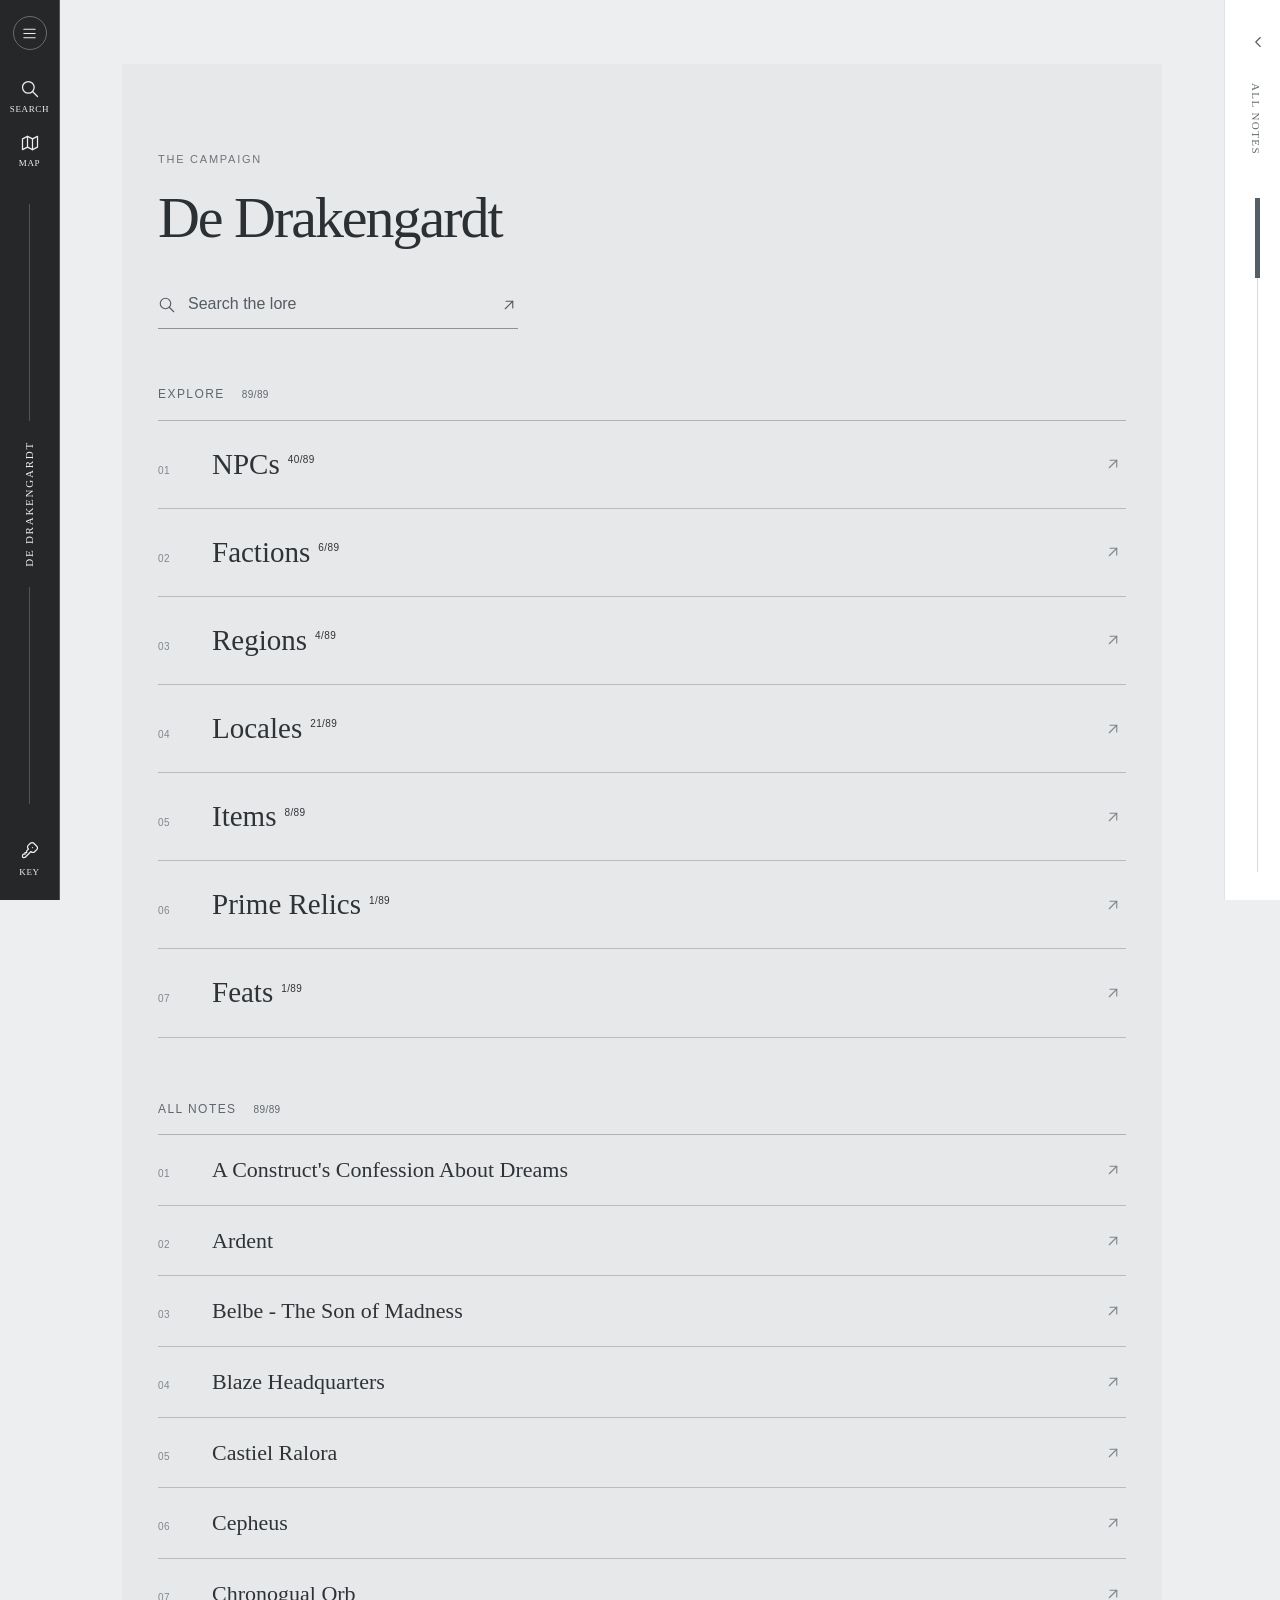
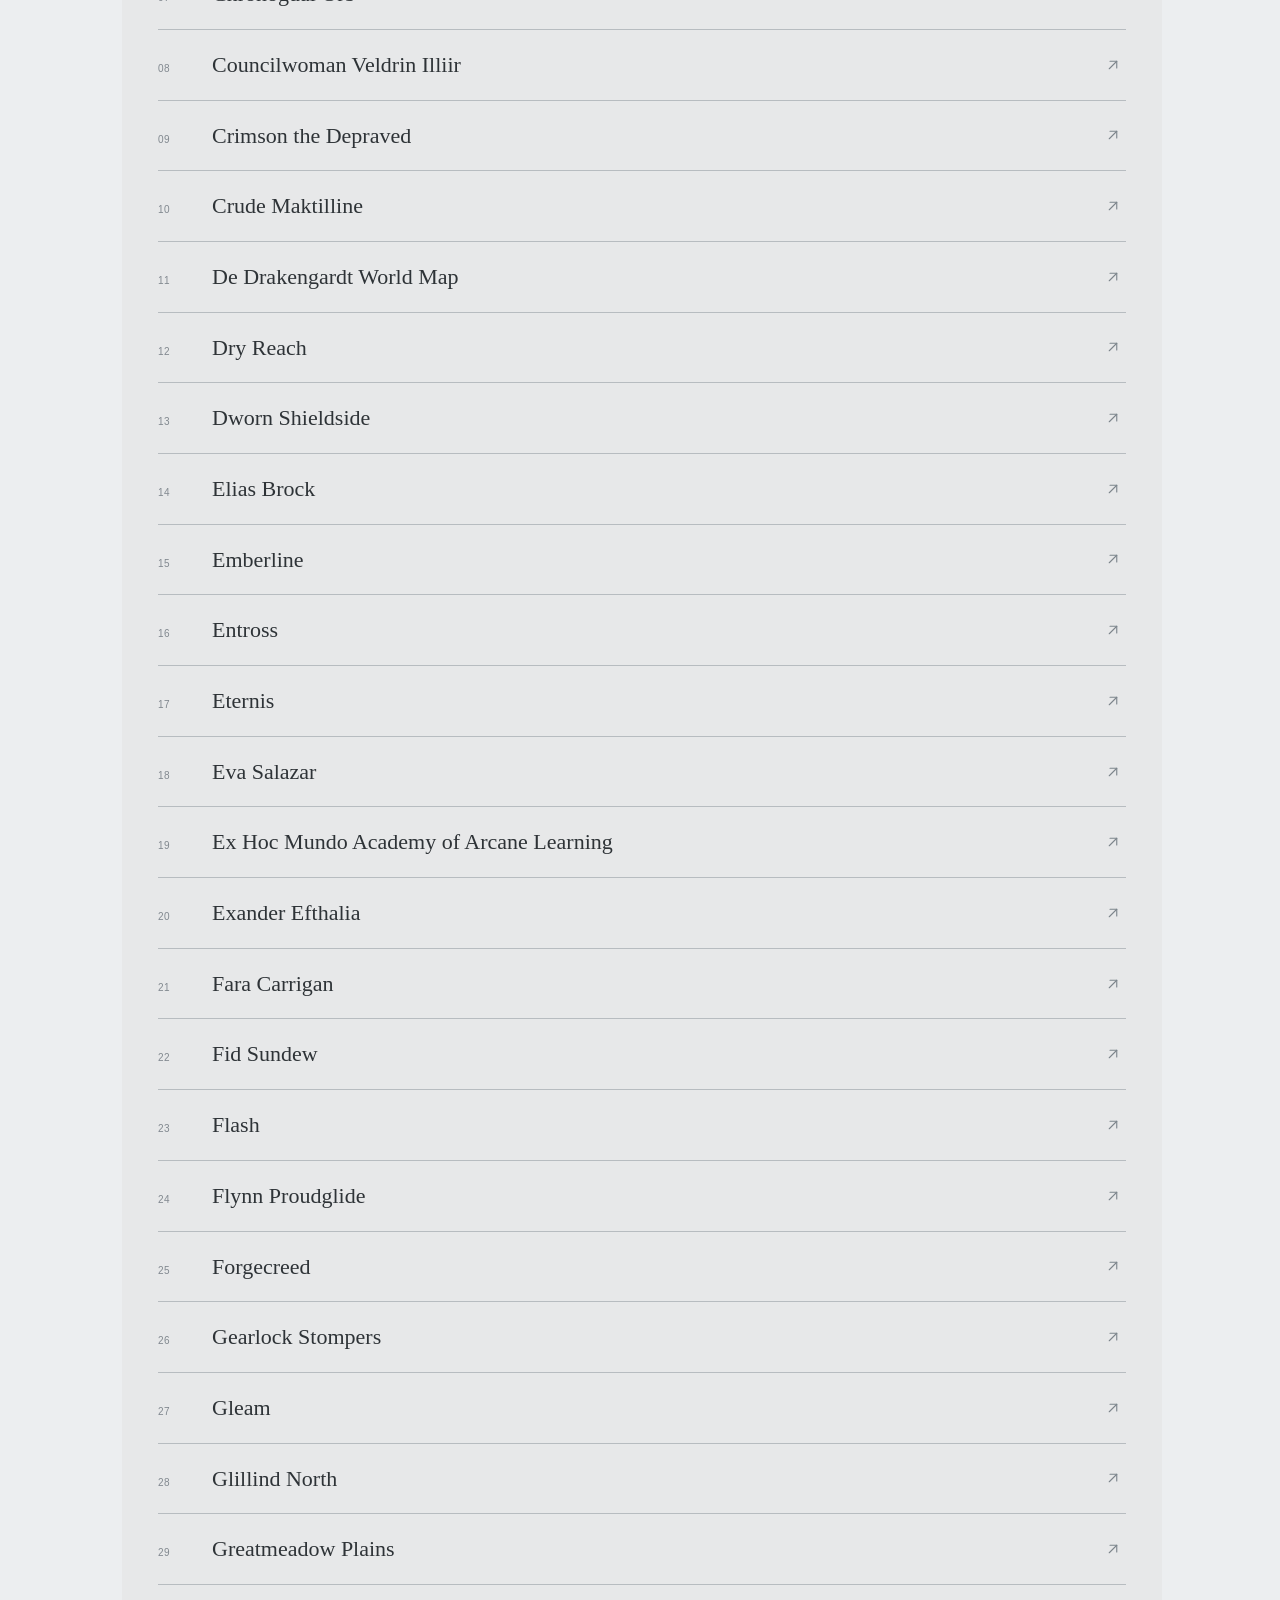
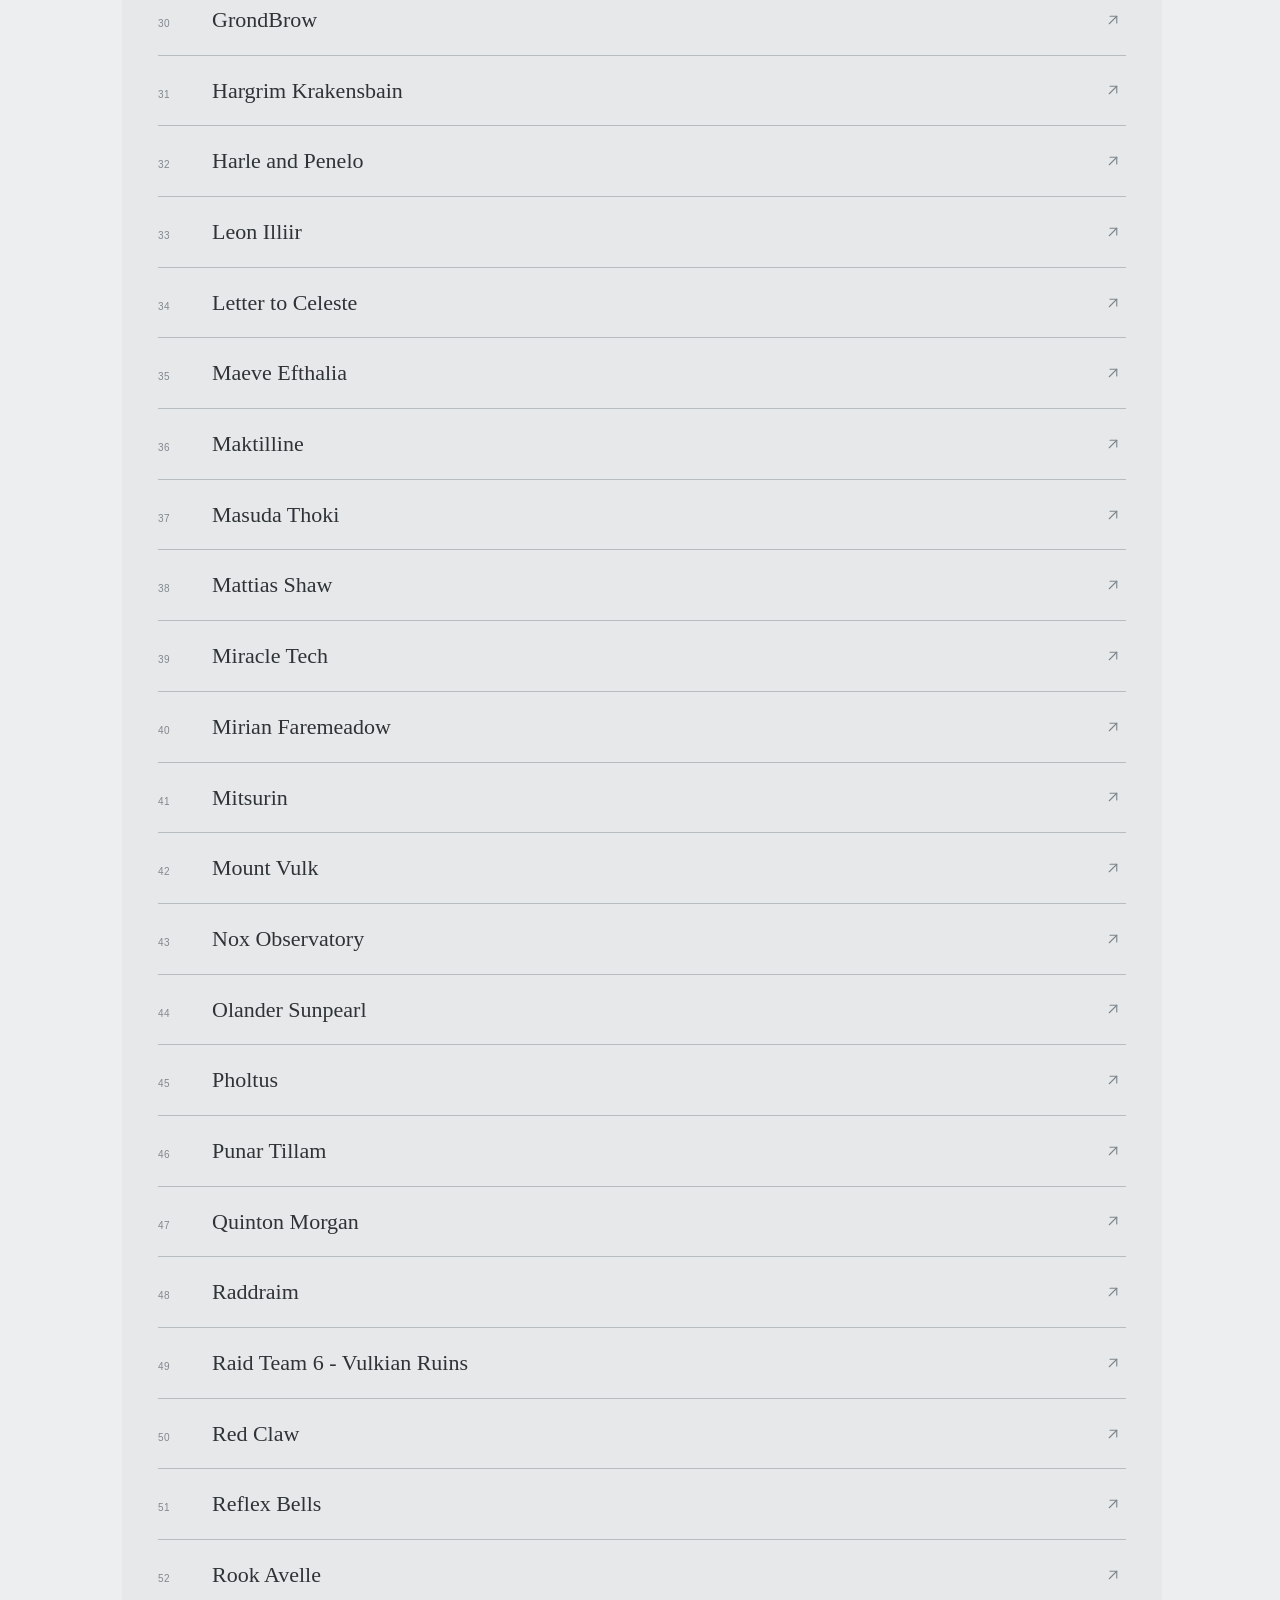
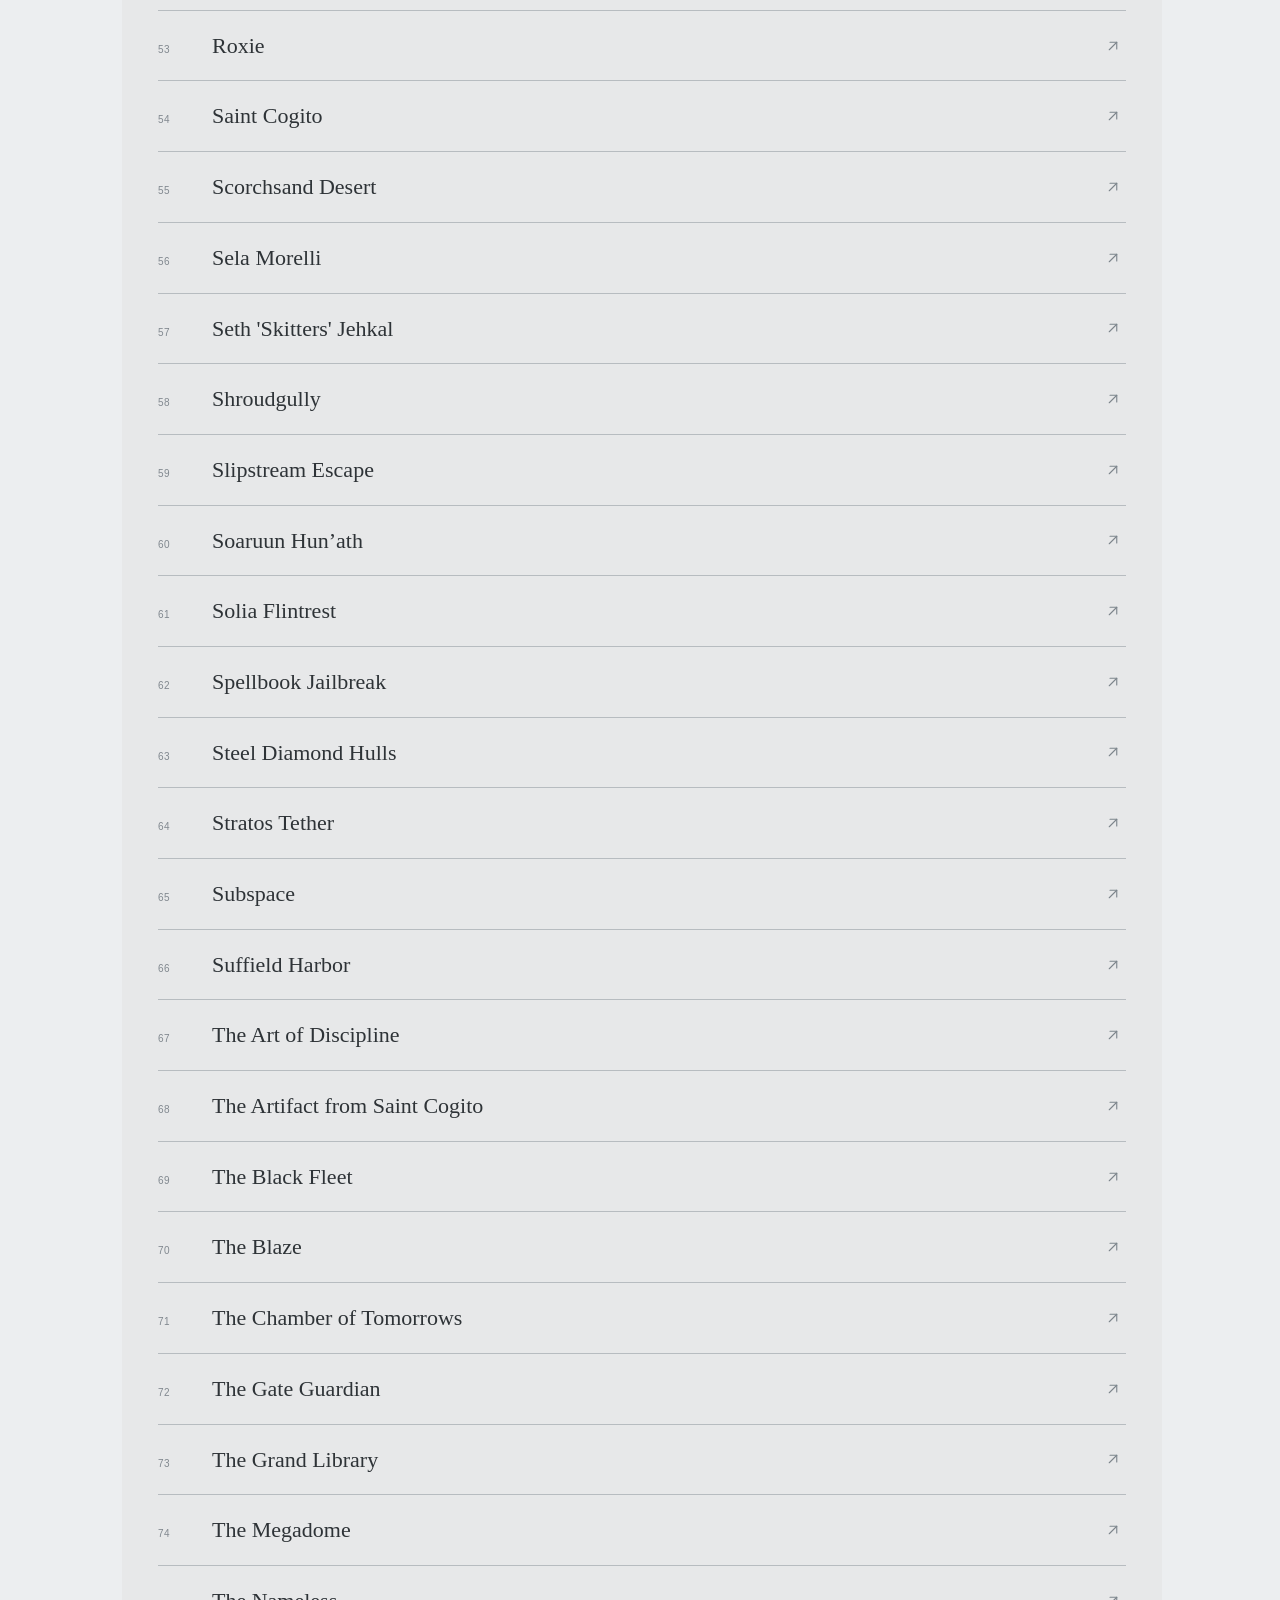
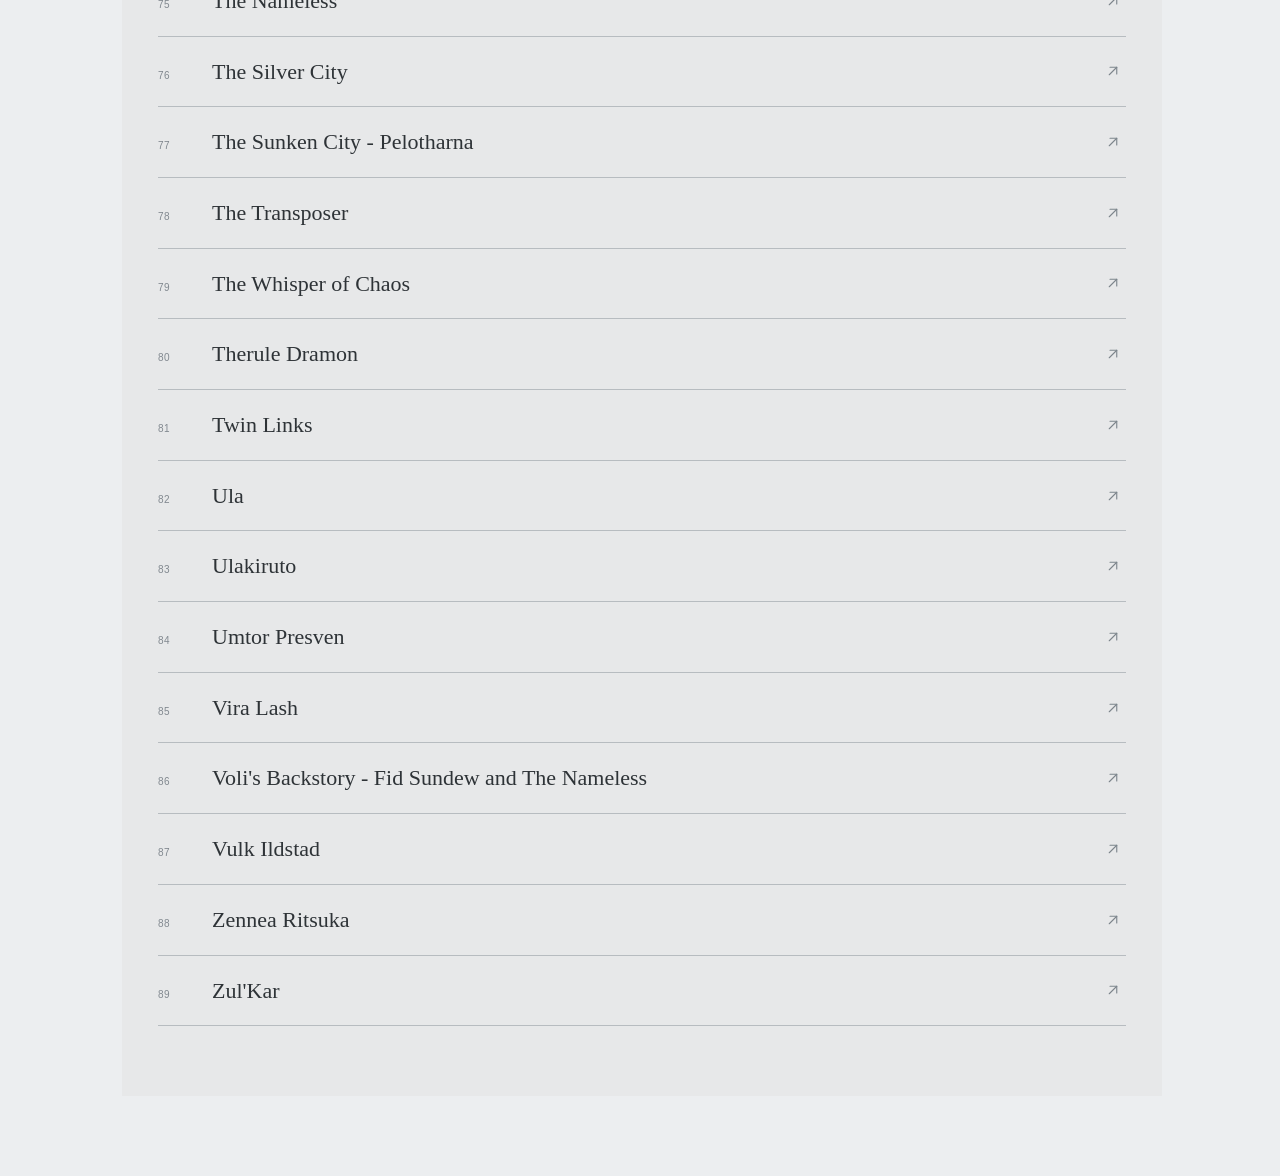
<file: site/index.html>
<!doctype html>
<html lang="en" style="color-scheme:light">
<head>
  <meta charset="utf-8">
  <meta name="viewport" content="width=device-width, initial-scale=1">
  <meta name="color-scheme" content="light">
  <meta name="description" content="De Drakengardt campaign wiki">
  <title>dndwiki</title>
  <link rel="stylesheet" href="./styles.css">
  <link rel="stylesheet" href="./runtime/reader-navigation.css">
  <link rel="stylesheet" href="./runtime/reader-timeline.css">
  <link rel="stylesheet" href="./runtime/reader-access.css">
  <link rel="stylesheet" href="./runtime/commissioned-reader.css">
</head>
<body>
  <a class="reader-skip-link" href="#main-content">Skip to content</a>
  <div id="dndwiki-app" class="dndwiki-loading" aria-live="polite">Loading wiki…</div>
  <script type="module" src="./runtime/wiki-shell-entry.mjs"></script>
</body>
</html>
</file>
<file: site/styles.css>
:root {
  color-scheme: light dark;
  font-family: -apple-system, BlinkMacSystemFont, "Segoe UI", Roboto, Inter, Ubuntu, sans-serif;

  /* Obsidian Minimal semantic palette. */
  --background-primary: light-dark(#fff, hsl(0 0% 15%));
  --background-primary-alt: light-dark(hsl(0 0% 96%), hsl(0 0% 13%));
  --background-secondary: light-dark(hsl(0 0% 96%), hsl(0 0% 13%));
  --background-modifier-border: light-dark(hsl(0 0% 90%), hsl(0 0% 21%));
  --background-modifier-border-hover: light-dark(hsl(0 0% 84%), hsl(0 0% 27%));
  --background-modifier-hover: light-dark(hsla(0 0% 46% / .12), hsla(0 0% 55% / .12));
  --text-normal: light-dark(hsl(0 0% 6%), hsl(0 0% 82%));
  --text-muted: light-dark(hsl(0 0% 46%), hsl(0 0% 60%));
  --text-faint: light-dark(hsl(0 0% 71%), hsl(0 0% 35%));
  --text-accent: light-dark(hsl(201 17% 50%), hsl(201 17% 60%));
  --text-accent-hover: light-dark(hsl(201 17% 42%), hsl(201 17% 68%));
  --interactive-accent: light-dark(hsl(201 17% 56%), hsl(201 17% 55%));
  --text-highlight-bg: light-dark(rgba(255,225,0,.5), rgba(255,177,80,.3));
  --text-selection: light-dark(hsla(201 50% 76% / .3), hsla(201 50% 40% / .3));
  --divider-color: var(--background-modifier-border);
  --danger: light-dark(#b3261e, #ff8a80);

  /* Minimal reading defaults plus the user's reading-view snippets. */
  --font-text-size: 16px;
  --line-width: 40rem;
  --line-height: 1.5;
  --max-width: 88%;
  --p-spacing: 1.75rem;
  --heading-spacing: 2em;
  --h1-size: 1.35em;
  --h2-size: 1.05em;
  --h3-size: 1em;
  --h4-size: .9em;
  --h5-size: .85em;
  --h6-size: .85em;
  --h1-weight: 600;
  --h2-weight: 600;
  --h3-weight: 500;
  --h4-weight: 500;
  --h5-weight: 500;
  --h6-weight: 400;
  --dan-h1-before: calc(var(--font-text-size) * 4);
  --dan-h1-after: var(--font-text-size);
  --blockquote-outset-small: .55rem;
  --blockquote-radius-small: 6px;
  --h1-title-outset: clamp(14px, 2vw, 28px);
  --radius-s: 4px;
  --radius-m: 6px;

  background: var(--background-primary);
  color: var(--text-normal);
}

* { box-sizing: border-box; }
html { min-width: 320px; background: var(--background-primary); }
body { margin: 0; min-height: 100vh; background: var(--background-primary); color: var(--text-normal); font-size: var(--font-text-size); }
a { color: var(--text-accent); text-underline-offset: .16em; }
a:hover { color: var(--text-accent-hover); }
button, input { font: inherit; }
button:not(.mapsmith *), input[type="submit"]:not(.mapsmith *) { min-height: 32px; }
button, .dndwiki-button {
  border: 1px solid var(--background-modifier-border);
  border-radius: var(--radius-s);
  background: var(--background-secondary);
  color: var(--text-normal);
  padding: .35rem .65rem;
  cursor: pointer;
}
button:hover, .dndwiki-button:hover { background: var(--background-modifier-hover); border-color: var(--background-modifier-border-hover); }
:focus-visible { outline: 2px solid var(--interactive-accent); outline-offset: 2px; }
::selection { background: var(--text-selection); }

.dndwiki-loading, .dndwiki-error { max-width: 48rem; margin: 4rem auto; padding: 1rem 1.25rem; }
.dndwiki-error { color: var(--danger); }
/* The loading marker remains on the mount node after boot; never let it constrain the real shell. */
.dndwiki-loading:has(.dndwiki-shell) { max-width: none; margin: 0; padding: 0; }

.dndwiki-shell { min-height: 100vh; display: grid; grid-template-rows: auto 1fr; background: var(--background-primary); }
.dndwiki-topbar {
  position: sticky; top: 0; z-index: 10;
  min-height: 48px;
  display: grid; grid-template-columns: minmax(11rem,.7fr) minmax(14rem,1.6fr) auto;
  align-items: center; gap: .75rem;
  padding: .45rem clamp(.75rem,2vw,1.5rem);
  border-bottom: 1px solid var(--divider-color);
  background: color-mix(in srgb, var(--background-primary) 96%, transparent);
  backdrop-filter: blur(12px);
}
.dndwiki-brand { min-width: 0; }
.dndwiki-brand a { color: var(--text-normal); text-decoration: none; font-weight: 600; }
.dndwiki-brand small { display: block; margin-top: .05rem; color: var(--text-muted); font-size: .72rem; white-space: nowrap; overflow: hidden; text-overflow: ellipsis; }
.dndwiki-search { position: relative; }
.dndwiki-search input {
  width: 100%; min-height: 32px;
  border: 1px solid var(--background-modifier-border); border-radius: var(--radius-m);
  background: var(--background-secondary); color: var(--text-normal); padding: .3rem .65rem;
}
.dndwiki-search input::placeholder { color: var(--text-muted); }
.dndwiki-access { display: flex; justify-content: flex-end; gap: .5rem; align-items: center; }
.dndwiki-access-status { color: var(--text-muted); font-size: .78rem; white-space: nowrap; }

.dndwiki-layout {
  width: min(100%,84rem); margin: 0 auto;
  padding: clamp(1.5rem,3vw,2.5rem) clamp(1rem,3vw,2.25rem) 4rem;
  display: grid; grid-template-columns: minmax(0,1fr) minmax(14rem,18rem);
  gap: clamp(1.5rem,4vw,3rem); align-items: start;
}
.dndwiki-layout:not(:has(#dndwiki-related-heading, #dndwiki-links-heading, #dndwiki-backlinks-heading)) { grid-template-columns: minmax(0,1fr); }
.dndwiki-layout.dndwiki-modern-layout:not(:has(#dndwiki-related-heading, #dndwiki-links-heading, #dndwiki-backlinks-heading)) { grid-template-columns: minmax(13rem,17rem) minmax(0,1fr) !important; }
.dndwiki-main { min-width: 0; }

/* Page body = Minimal reading view, not a separate site theme. */
.dndwiki-page {
  width: min(var(--line-width),var(--max-width)); max-width: 100%; margin: 0 auto;
  color: var(--text-normal); font-size: var(--font-text-size); line-height: var(--line-height);
  overflow-wrap: normal; word-break: normal; hyphens: none;
}
.dndwiki-page > :first-child { margin-top: 0 !important; }
.dndwiki-page p { margin-block: 0 var(--p-spacing); }
.dndwiki-page h1, .dndwiki-page h2, .dndwiki-page h3, .dndwiki-page h4, .dndwiki-page h5, .dndwiki-page h6 { color: var(--text-normal); line-height: 1.2; font-style: normal; }
.dndwiki-page h1 { margin-block: var(--dan-h1-before) var(--dan-h1-after); font-size: var(--h1-size); font-weight: var(--h1-weight); }
.dndwiki-page h2 { margin: var(--heading-spacing) 0 .75em; font-size: var(--h2-size); font-weight: var(--h2-weight); }
.dndwiki-page h3 { margin: var(--heading-spacing) 0 .65em; font-size: var(--h3-size); font-weight: var(--h3-weight); }
.dndwiki-page h4 { margin: var(--heading-spacing) 0 .6em; font-size: var(--h4-size); font-weight: var(--h4-weight); }
.dndwiki-page h5 { margin: var(--heading-spacing) 0 .55em; font-size: var(--h5-size); font-weight: var(--h5-weight); font-variant: small-caps; }
.dndwiki-page h6 { margin: var(--heading-spacing) 0 .5em; font-size: var(--h6-size); font-weight: var(--h6-weight); font-variant: small-caps; }
.dndwiki-page ul, .dndwiki-page ol { padding-inline-start: 2em; margin-block: .75em var(--p-spacing); }
.dndwiki-page li { margin-block: .075em; }
.dndwiki-page hr { border: 0; border-top: 1px solid var(--background-modifier-border); margin: 2rem 0; }
.dndwiki-page img { max-width: 100%; height: auto; border-radius: 4px; }
.dndwiki-page pre { max-width: 100%; overflow: auto; padding: .75rem 1rem; border: 0; border-radius: var(--radius-s); background: var(--background-secondary); }
.dndwiki-page code { font-family: "Cascadia Code","SFMono-Regular",Consolas,monospace; font-size: .9em; background: var(--background-secondary); border-radius: 3px; padding: .1em .25em; }
.dndwiki-page pre code { padding: 0; background: transparent; }
.dndwiki-page table { width: 100%; border-collapse: collapse; display: block; overflow-x: auto; margin: 0 0 var(--p-spacing); }
.dndwiki-page th, .dndwiki-page td { border: 1px solid var(--background-modifier-border); padding: .45em .65em; vertical-align: middle; }
.dndwiki-page th { font-weight: 600; }
.dndwiki-page tbody tr:nth-child(even) { background: var(--background-secondary); }

/* User snippet: rounded, borderless blockquotes on Minimal's secondary surface. */
.dndwiki-page blockquote {
  margin: 0 calc(var(--blockquote-outset-small) * -1) var(--p-spacing);
  padding: .35em var(--blockquote-outset-small);
  border: 0; border-radius: var(--blockquote-radius-small);
  background: var(--background-secondary); color: var(--text-normal);
}
.dndwiki-page blockquote > :last-child { margin-bottom: 0; }

/* User snippet: special story/battle/ideation H1 blocks when those marks are present. */
.dndwiki-page h1:has(mark.story), .dndwiki-page h1:has(mark.battle), .dndwiki-page h1:has(mark.ideation) {
  position: relative; box-sizing: border-box; border-radius: 8px;
  padding: 1em .6em; margin-block: 4em 1em; line-height: 1.25; font-weight: 900;
  background: transparent; overflow: visible; z-index: 0;
}
.dndwiki-page h1:has(mark.story)::before, .dndwiki-page h1:has(mark.battle)::before, .dndwiki-page h1:has(mark.ideation)::before {
  content: ""; position: absolute; inset: 0 calc(-1 * var(--h1-title-outset)); border-radius: 8px;
  background: var(--h1-title-bg); pointer-events: none; z-index: -1;
}
.dndwiki-page h1:has(mark.story) { --h1-title-bg: rgba(252,231,255,1); }
.dndwiki-page h1:has(mark.battle) { --h1-title-bg: rgba(255,171,64,.35); }
.dndwiki-page h1:has(mark.ideation) { --h1-title-bg: rgba(255,245,222,1); }
.dndwiki-page h1 mark.story, .dndwiki-page h1 mark.battle, .dndwiki-page h1 mark.ideation { background: transparent; color: #1e1e1e; padding: 0; font-weight: 900; }
.dndwiki-page h1 mark.story::before { content: "✦ "; }
.dndwiki-page h1 mark.battle::before { content: "♜ "; }
.dndwiki-page h1 mark.ideation::before { content: "◐ "; }
.dndwiki-page mark:not(.story):not(.battle):not(.ideation) { background: var(--text-highlight-bg); color: inherit; padding: 0 .1em; }

/* Obsidian-shaped callouts so snippet-authored callouts have the expected DOM vocabulary. */
.dndwiki-page .callout { --callout-color: var(--text-accent); margin: 1rem 0 var(--p-spacing); border-left: 3px solid var(--callout-color); border-radius: var(--radius-m); background: var(--background-secondary); overflow: hidden; }
.dndwiki-page .callout-title { padding: .55rem .75rem .25rem; color: var(--callout-color); font-weight: 600; }
.dndwiki-page .callout-content { padding: .25rem .75rem .65rem; }
.dndwiki-page .callout-content > :last-child { margin-bottom: 0; }

.dndwiki-page .dndwiki-note-embed {
  margin-block: var(--p-spacing, 1em);
  border-inline-start: 1px solid var(--background-modifier-border);
}
.dndwiki-page .dndwiki-note-embed > summary {
  display: flex;
  align-items: center;
  gap: .4rem;
  min-height: 2.5rem;
  padding: .3rem .6rem;
  border-radius: 0 var(--radius-s) var(--radius-s) 0;
  color: var(--text-muted);
  font: 600 .875em/1.35 var(--font-interface);
  list-style: none;
  overflow-wrap: anywhere;
  cursor: pointer;
}
.dndwiki-page .dndwiki-note-embed > summary::-webkit-details-marker { display: none; }
.dndwiki-page .dndwiki-note-embed > summary:hover {
  background: var(--background-modifier-hover);
  color: var(--text-normal);
}
.dndwiki-page .dndwiki-note-embed > summary:focus-visible {
  outline: 2px solid var(--interactive-accent);
  outline-offset: -2px;
}
.dndwiki-page .dndwiki-note-embed > summary > .reader-icon {
  width: 1rem;
  height: 1rem;
  flex: none;
}
.dndwiki-page .dndwiki-note-embed[open] > summary > .reader-icon { transform: rotate(90deg); }
.dndwiki-page .dndwiki-note-embed-body { padding-inline: .65rem; }

/* User skills-table snippet. */
.dndwiki-page .callout[data-callout="skills"] { --skills-table-extra: clamp(32px,16vw,260px); background: transparent; border: 0; box-shadow: none; padding: 0; margin: 1em max(calc(-1 * var(--skills-table-extra)),calc((100vw - 100%) / -2 + 1rem)); }
.dndwiki-page .callout[data-callout="skills"] > .callout-title { display: none; }
.dndwiki-page .callout[data-callout="skills"] > .callout-content { margin: 0; padding: 0; overflow-x: auto; }
.dndwiki-page .callout[data-callout="skills"] table { width: 100%; max-width: none; table-layout: fixed; margin-inline: auto; }
.dndwiki-page .callout[data-callout="skills"] table th { font-weight: 400; }
.dndwiki-page .callout[data-callout="skills"] table tbody td:first-child { font-weight: 700; }

/* User D&D character-sheet snippet (Reading View rules). */
.dndwiki-page .dd5e-sheet,
.dndwiki-page .dd5e-sheet * { box-sizing: border-box !important; }
.dndwiki-page .dd5e-sheet {
  width: 100% !important;
  max-width: 980px !important;
  min-width: 0 !important;
  margin: 0 auto !important;
  overflow-x: hidden !important;
  font-family: inherit;
  color: var(--text-normal);
}
.dndwiki-page .dd5e-sheet table {
  width: 100% !important;
  max-width: 100% !important;
  min-width: 0 !important;
  display: table !important;
  table-layout: fixed !important;
  border-collapse: collapse !important;
  margin: 0 !important;
  overflow: visible;
}
.dndwiki-page .dd5e-sheet th,
.dndwiki-page .dd5e-sheet td {
  border: 1px solid var(--background-modifier-border) !important;
  padding: .45em .65em !important;
  vertical-align: middle !important;
  overflow-wrap: anywhere !important;
  word-break: normal !important;
}
.dndwiki-page .dd5e-sheet tbody tr:nth-child(even) { background: transparent; }
.dndwiki-page .dd5e-title { text-align: center; font-size: 1.15em; font-weight: 600; margin: 0 0 1.25rem; }
.dndwiki-page .dd5e-card-grid {
  display: grid !important;
  grid-template-columns: repeat(4,minmax(0,1fr)) !important;
  gap: .75rem !important;
  width: 100% !important;
  min-width: 0 !important;
  margin-bottom: .9rem !important;
}
.dndwiki-page .dd5e-card {
  min-width: 0 !important;
  border: 1px solid var(--background-modifier-border);
  padding: 1rem .6rem;
  text-align: center;
  overflow: hidden;
}
.dndwiki-page .dd5e-card-label { color: var(--text-muted); font-weight: 800; text-transform: uppercase; font-size: .88em; line-height: 1.1; }
.dndwiki-page .dd5e-card-value { font-size: 2em; font-weight: 800; line-height: 1.15; margin: .2em 0; }
.dndwiki-page .dd5e-ability-grid {
  display: grid !important;
  grid-template-columns: repeat(6,minmax(0,1fr)) !important;
  gap: .65rem !important;
  width: 100% !important;
  min-width: 0 !important;
  margin-bottom: 1rem !important;
}
.dndwiki-page .dd5e-ability-card {
  min-width: 0 !important;
  border: 1px solid var(--background-modifier-border);
  text-align: center;
  padding: .8rem .35rem;
  overflow: hidden;
}
.dndwiki-page .dd5e-ability-name { color: var(--text-muted); font-weight: 800; text-transform: uppercase; font-size: .82em; }
.dndwiki-page .dd5e-ability-mod { font-size: 2em; line-height: 1.1; margin: .2em 0; }
.dndwiki-page .dd5e-ability-score {
  display: inline-block;
  background: var(--background-secondary);
  border: 1px solid var(--background-modifier-border);
  font-size: .9em;
  font-weight: 800;
  padding: .15em .5em;
}
.dndwiki-page .dd5e-main {
  display: grid !important;
  grid-template-columns: minmax(0,1fr) minmax(0,.95fr) !important;
  gap: 1rem !important;
  width: 100% !important;
  min-width: 0 !important;
  align-items: start;
}
.dndwiki-page .dd5e-left,
.dndwiki-page .dd5e-right,
.dndwiki-page .dd5e-section { min-width: 0 !important; max-width: 100% !important; overflow-x: hidden !important; }
.dndwiki-page .dd5e-section { border: 1px solid var(--background-modifier-border); margin-bottom: 1rem; }
.dndwiki-page .dd5e-section-title {
  font-size: 1.15em;
  font-weight: 900;
  text-transform: uppercase;
  padding: .75rem .85rem;
  border-bottom: 1px solid var(--background-modifier-border);
}
.dndwiki-page .dd5e-section-body { padding: .75rem .85rem; min-width: 0 !important; }
.dndwiki-page .dd5e-save-table td { font-size: .95em; }
.dndwiki-page .dd5e-save-name { font-weight: 800; }
.dndwiki-page .dd5e-save-bonus { text-align: center; }
.dndwiki-page .dd5e-prof-dot {
  display: inline-block;
  width: .7em;
  height: .7em;
  border-radius: 50%;
  border: 2px solid #aaa;
  margin-right: .35em;
  vertical-align: -.05em;
}
.dndwiki-page .dd5e-prof-dot.filled { background: currentColor; border-color: currentColor; }
.dndwiki-page .dd5e-save-notes,
.dndwiki-page .dd5e-lang-list,
.dndwiki-page .dd5e-physical-list { font-size: .85em; line-height: 1.35; margin: .75rem 0 0 1.1rem; padding: 0; }
.dndwiki-page .dd5e-save-notes li,
.dndwiki-page .dd5e-lang-list li,
.dndwiki-page .dd5e-physical-list li { margin: .25em 0; }
.dndwiki-page .dd5e-senses-table td:first-child { color: var(--text-muted); font-weight: 800; text-transform: uppercase; font-size: .8em; }
.dndwiki-page .dd5e-senses-table td:last-child { width: 5.5rem; text-align: right; font-size: .85em; font-weight: 800; }
.dndwiki-page .dd5e-skills-table th { color: var(--text-muted); font-weight: 800; text-transform: uppercase; text-align: left; font-size: .8em; }
.dndwiki-page .dd5e-skills-table td { font-size: .9em; }
.dndwiki-page .dd5e-skills-table th:nth-child(1),
.dndwiki-page .dd5e-skills-table td:nth-child(1) { width: 3.2rem; text-align: center; }
.dndwiki-page .dd5e-skills-table th:nth-child(2),
.dndwiki-page .dd5e-skills-table td:nth-child(2) { width: 4rem; text-align: center; }
.dndwiki-page .dd5e-skills-table th:nth-child(4),
.dndwiki-page .dd5e-skills-table td:nth-child(4) { width: 4.5rem; text-align: center; }
.dndwiki-page .dd5e-skill-name { font-weight: 800; }
.dndwiki-page .dd5e-section-body:has(> .dd5e-save-table),
.dndwiki-page .dd5e-section-body:has(> .dd5e-senses-table),
.dndwiki-page .dd5e-section-body:has(> .dd5e-skills-table) { padding: 0 !important; }
.dndwiki-page .dd5e-section-body:has(> .dd5e-save-table) > .dd5e-save-notes { margin: .55rem .85rem .65rem 1.65rem !important; padding: 0 !important; }
.dndwiki-page .dd5e-section-body:has(> .dd5e-lang-list),
.dndwiki-page .dd5e-section-body:has(> .dd5e-physical-list) { padding: .45rem .85rem .55rem !important; }
.dndwiki-page .dd5e-save-notes,
.dndwiki-page .dd5e-lang-list,
.dndwiki-page .dd5e-physical-list { margin-top: .35rem !important; margin-bottom: 0 !important; padding-top: 0 !important; padding-bottom: 0 !important; }
.dndwiki-page .dd5e-lang-list,
.dndwiki-page .dd5e-physical-list { margin-left: .95rem !important; padding-left: 0 !important; }
.dndwiki-page .dd5e-save-notes li,
.dndwiki-page .dd5e-lang-list li,
.dndwiki-page .dd5e-physical-list li { margin-top: .15rem !important; margin-bottom: .15rem !important; padding-top: 0 !important; padding-bottom: 0 !important; }
.dndwiki-page .dd5e-save-table,
.dndwiki-page .dd5e-senses-table,
.dndwiki-page .dd5e-skills-table { margin: 0 !important; }

/* Navigation follows the same flat, quiet hierarchy as an Obsidian side pane. */
.dndwiki-sidebar { position: sticky; top: 4.25rem; display: grid; gap: 0; padding-left: 1.25rem; border-left: 1px solid var(--divider-color); color: var(--text-muted); }
.dndwiki-sidebar .dndwiki-card:has(#dndwiki-access-heading) { display: none; }
.dndwiki-sidebar:not(:has(#dndwiki-related-heading, #dndwiki-links-heading, #dndwiki-backlinks-heading)) { display: none; }
.dndwiki-card { border: 0; border-radius: 0; background: transparent; padding: .85rem 0; }
.dndwiki-card + .dndwiki-card { border-top: 1px solid var(--divider-color); }
.dndwiki-card h2 { margin: 0 0 .6rem; font-size: .72rem; font-weight: 600; text-transform: uppercase; letter-spacing: .05em; color: var(--text-muted); }
.dndwiki-link-list { list-style: none; padding: 0; margin: 0; display: grid; gap: .2rem; }
.dndwiki-link-list a { display: block; min-height: 28px; padding: .3rem .45rem; margin-inline: -.45rem; border-radius: var(--radius-s); color: var(--text-muted); text-decoration: none; }
.dndwiki-link-list a:hover { color: var(--text-normal); background: var(--background-modifier-hover); }
.dndwiki-meta { color: var(--text-muted); font-size: .78rem; }

.dndwiki-gated, .dndwiki-missing, .dndwiki-empty {
  width: min(var(--line-width),var(--max-width)); max-width: 100%; margin: 8vh auto 0; padding: 1rem 1.1rem;
  border: 1px solid var(--background-modifier-border); border-radius: var(--radius-m); background: var(--background-secondary);
}
.dndwiki-gated h1, .dndwiki-missing h1, .dndwiki-empty h1 { margin-top: 0; }
.dndwiki-key-form { display: grid; grid-template-columns: minmax(0,1fr) auto; gap: .5rem; margin-top: .75rem; }
.dndwiki-key-form input { min-height: 32px; width: 100%; border: 1px solid var(--background-modifier-border); border-radius: var(--radius-s); background: var(--background-primary); color: var(--text-normal); padding: .35rem .5rem; }
.dndwiki-form-error { color: var(--danger); margin: .45rem 0 0; }

.dndwiki-search-results { width: min(var(--line-width),var(--max-width)); max-width: 100%; margin: 0 auto 1.4rem; border: 1px solid var(--background-modifier-border); border-radius: var(--radius-m); background: var(--background-secondary); overflow: hidden; }
.dndwiki-search-results h2 { margin: 0; padding: .65rem .75rem; font-size: .78rem; font-weight: 600; color: var(--text-muted); border-bottom: 1px solid var(--divider-color); }
.dndwiki-search-results ul { list-style: none; margin: 0; padding: 0; }
.dndwiki-search-results li + li { border-top: 1px solid var(--divider-color); }
.dndwiki-search-results a { display: block; padding: .7rem .75rem; text-decoration: none; color: var(--text-normal); }
.dndwiki-search-results a:hover { background: var(--background-modifier-hover); }
.dndwiki-search-results strong { display: block; font-weight: 600; }
.dndwiki-search-results span { display: block; margin-top: .2rem; color: var(--text-muted); font-size: .8rem; }

/* Compact desktop controls, full touch targets on phones/tablets/touchscreens. */
@media (pointer: coarse) {
  button:not(.mapsmith *), input[type="submit"]:not(.mapsmith *), .dndwiki-button:not(.mapsmith *), .dndwiki-search input, .dndwiki-key-form input { min-height: 44px !important; }
  [data-dndwiki-search-clear] { min-width: 44px !important; min-height: 44px !important; }
  .dndwiki-search input { padding-right: 3.1rem !important; }
  .dndwiki-link-list a { min-height: 44px; display: flex; align-items: center; }
}

@media (max-width: 900px) {
  .dndwiki-page .dd5e-main { grid-template-columns: 1fr !important; }
}

@media (max-width: 860px) {
  .dndwiki-topbar { grid-template-columns: minmax(0,1fr) auto; }
  .dndwiki-search { grid-column: 1 / -1; grid-row: 2; }
  .dndwiki-layout { grid-template-columns: minmax(0,1fr); padding-top: 1.25rem; }
  .dndwiki-layout.dndwiki-modern-layout:not(:has(#dndwiki-related-heading, #dndwiki-links-heading, #dndwiki-backlinks-heading)) { grid-template-columns: minmax(0,1fr) !important; }
  .dndwiki-sidebar { position: static; grid-template-columns: repeat(2,minmax(0,1fr)); border-left: 0; border-top: 1px solid var(--divider-color); padding: .5rem 0 0; gap: 0 1rem; }
  .dndwiki-card + .dndwiki-card { border-top: 0; }
  .dndwiki-card:nth-child(n+3) { border-top: 1px solid var(--divider-color); }
}

@media (max-width: 760px) {
  .dndwiki-page .dd5e-card-grid { grid-template-columns: repeat(2,minmax(0,1fr)) !important; }
  .dndwiki-page .dd5e-ability-grid { grid-template-columns: repeat(3,minmax(0,1fr)) !important; }
}

@media (max-width: 560px) {
  :root { --max-width: 100%; }
  .dndwiki-topbar { gap: .5rem; padding: .45rem .65rem; }
  .dndwiki-brand small { display: none; }
  .dndwiki-access-status { position: absolute; width: 1px; height: 1px; overflow: hidden; clip: rect(0 0 0 0); }
  button:not(.mapsmith *), input[type="submit"]:not(.mapsmith *), .dndwiki-button:not(.mapsmith *), .dndwiki-search input, .dndwiki-key-form input { min-height: 44px !important; }
  [data-dndwiki-search-clear] { min-width: 44px !important; min-height: 44px !important; }
  .dndwiki-search input { padding-right: 3.1rem !important; }
  .dndwiki-layout { padding: 1rem .9rem 2rem; }
  .dndwiki-sidebar { grid-template-columns: minmax(0,1fr); }
  .dndwiki-card:nth-child(n+2) { border-top: 1px solid var(--divider-color); }
  .dndwiki-key-form { grid-template-columns: minmax(0,1fr); }
  .dndwiki-page h1:has(mark.story)::before, .dndwiki-page h1:has(mark.battle)::before, .dndwiki-page h1:has(mark.ideation)::before { inset-inline: -.5rem; }
}

@media (max-width: 460px) {
  .dndwiki-page .dd5e-card-grid,
  .dndwiki-page .dd5e-ability-grid { grid-template-columns: 1fr !important; }
}

@media (prefers-reduced-motion: reduce) {
  *, *::before, *::after { scroll-behavior: auto !important; transition-duration: .001ms !important; animation-duration: .001ms !important; }
}
</file>
<file: site/runtime/reader-navigation.css>
:root {
  --reader-left-space: 60px;
  --reader-bottom-space: 0px;
  --reader-panel-width: min(23rem, calc(100vw - 60px));
}

.reader-icon { display: block; width: 20px; height: 20px; flex: 0 0 20px; stroke-width: 1.5; }
.reader-navigation {
  --reader-rail-paper: #252729;
  --reader-rail-ink: #eceeef;
  --reader-rail-muted: #aaafb3;
  --reader-rail-line: #505458;
  position: fixed;
  z-index: 250;
  inset: 0 auto 0 0;
  width: 60px;
  pointer-events: none;
  font: 14px/1.5 -apple-system, BlinkMacSystemFont, "Segoe UI", sans-serif;
  color: var(--reader-rail-ink);
}
.reader-navigation *, .reader-directory * { box-sizing: border-box; }
.reader-rail {
  position: fixed;
  z-index: 252;
  inset: 0 auto 0 0;
  display: flex;
  flex-direction: column;
  align-items: center;
  width: 60px;
  height: 100dvh;
  border-right: 1px solid var(--reader-rail-line);
  background: var(--reader-rail-paper);
  color: var(--reader-rail-ink);
  pointer-events: auto;
  transition: none;
  will-change: transform;
}
.reader-navigation .reader-rail-button {
  width: 46px;
  min-width: 0;
  min-height: 54px;
  padding: 8px 0;
  display: flex;
  flex: 0 0 auto;
  align-items: center;
  justify-content: center;
  flex-direction: column;
  gap: 5px;
  margin: 0;
  border: 0;
  border-radius: 0;
  background: transparent;
  color: inherit;
  font: inherit;
  line-height: 1;
  text-decoration: none;
  cursor: pointer;
}
.reader-navigation .reader-rail-button:hover,
.reader-navigation .reader-rail-button[aria-current="page"],
.reader-navigation .reader-rail-button[aria-expanded="true"] { background: #383c40; color: #fff; }
.reader-navigation .reader-rail-button:disabled { color: #73797e; cursor: default; background: none; }
.reader-navigation .reader-rail-menu {
  width: 34px;
  min-height: 34px;
  height: 34px;
  margin: 16px 0 20px;
  padding: 0;
  border: 1px solid #686d72;
  border-radius: 50%;
}
.reader-rail-menu .reader-icon { width: 17px; height: 17px; flex-basis: 17px; }
.reader-rail-caption {
  display: block;
  width: 100%;
  padding-inline: 1px;
  overflow: hidden;
  color: inherit;
  font: 9px/1.2 Georgia, "Times New Roman", serif;
  text-overflow: ellipsis;
  text-transform: uppercase;
  letter-spacing: .07em;
  white-space: nowrap;
  text-align: center;
}
.reader-rail-identity {
  display: flex;
  align-items: center;
  flex-direction: column;
  justify-content: center;
  flex: 1;
  min-height: 40px;
  width: 100%;
  gap: 20px;
  padding-block: 26px;
}
.reader-rail-identity::before, .reader-rail-identity::after { content: ''; flex: 1; width: 1px; background: var(--reader-rail-line); }
.reader-rail-identity a {
  flex: 0 0 auto;
  padding: 0 8px;
  color: inherit;
  font: 11px/1.2 Georgia, "Times New Roman", serif;
  letter-spacing: .16em;
  text-decoration: none;
  text-transform: uppercase;
  white-space: nowrap;
  writing-mode: vertical-rl;
  transform: rotate(180deg);
}
.reader-navigation .reader-rail-key { margin-bottom: 14px; }
.reader-key-art { display: grid; place-items: center; width: 24px; height: 24px; font-size: 22px; line-height: 1; }
.reader-key-art > img { display: block; max-width: 24px; max-height: 24px; object-fit: contain; }
.reader-key-art > .reader-icon { width: 20px; height: 20px; }
.reader-panel {
  --background-primary: #292c2e;
  --background-primary-alt: #303437;
  --background-secondary: #303437;
  --background-modifier-border: #51565b;
  --background-modifier-border-hover: #71777d;
  --background-modifier-hover: #3b4045;
  --text-normal: #eceeef;
  --text-muted: #aeb4b9;
  --text-faint: #929aa0;
  --text-accent: #cfdae3;
  --text-accent-hover: #fff;
  position: fixed;
  z-index: 251;
  inset: 0 auto 0 60px;
  width: var(--reader-panel-width);
  height: 100dvh;
  overflow: hidden;
  border-right: 1px solid var(--reader-rail-line);
  background: var(--reader-rail-paper);
  color: var(--reader-rail-ink);
  pointer-events: none;
  opacity: 0;
  transform: translateX(-20px);
  visibility: hidden;
  transition: transform 180ms cubic-bezier(.2,.7,.2,1), opacity 100ms linear, visibility 0s linear 180ms;
}
.reader-navigation[data-open] .reader-panel { pointer-events: auto; opacity: 1; transform: translateX(0); visibility: visible; transition-delay: 0s; }
.reader-panel-scroll { height: 100%; overflow-y: auto; overscroll-behavior: contain; padding: 44px 30px 34px; scrollbar-width: thin; scrollbar-color: #666c72 transparent; }
.reader-panel a { color: inherit; text-decoration: none; }
.reader-panel-home { display: block; margin-bottom: 30px; font: 28px/1.2 Georgia, "Times New Roman", serif; letter-spacing: -.025em; }
.reader-panel-search { min-height: 44px; margin-bottom: 38px; }
.reader-panel .dndwiki-search { position: relative; display: grid !important; grid-template-columns: minmax(0,1fr) auto !important; width: 100% !important; max-width: none !important; margin: 0 !important; padding: 0; gap: 8px !important; }
.reader-panel .dndwiki-search label { display: block; }
.reader-panel .dndwiki-search input { width: 100%; min-width: 0; min-height: 44px; border: 0; border-bottom: 1px solid #697078; border-radius: 0; background: transparent; color: #eceeef; font-size: 16px; padding: 9px 54px 9px 0; }
.reader-panel .dndwiki-search input::placeholder { color: #aeb4b9; opacity: 1; }
.reader-panel .dndwiki-search button[type="submit"] { min-height: 44px; padding: 7px 0 7px 8px; border: 0; border-radius: 0; background: transparent; color: #eceeef; font-size: 12px; }
.reader-panel .dndwiki-search button:hover { background: #3b4045; color: #fff; }
.reader-panel [data-dndwiki-search-results] { grid-column: 1 / -1; min-width: 0; max-height: 46dvh; overflow: auto; }
.reader-panel .dndwiki-search-results { position: static !important; inset: auto !important; width: 100% !important; max-width: none !important; max-height: none !important; margin: 0 !important; transform: none !important; border-radius: 0; box-shadow: none; }
.reader-panel .dndwiki-search-results mark { color: #fff; background: #5f646a; }
.reader-panel [data-dndwiki-search-filters] { grid-column: 1 / -1; position: static !important; width: 100% !important; max-height: 48dvh; overflow-y: auto; }
.reader-panel [data-dndwiki-search-filters] input { padding-right: 0; }
.reader-panel-section { margin-top: 0; }
.reader-panel-section h2, .reader-directory-section h2 {
  display: flex;
  align-items: baseline;
  gap: 9px;
  margin: 0 0 18px;
  font: 12px/1.2 -apple-system, BlinkMacSystemFont, "Segoe UI", sans-serif;
  font-weight: 500;
  letter-spacing: .12em;
  text-transform: uppercase;
}
.reader-panel-section h2 { color: var(--reader-rail-muted); }
.reader-count { display: inline-block; margin-left: 8px; color: inherit; font: 10px/1.2 -apple-system, BlinkMacSystemFont, "Segoe UI", sans-serif; letter-spacing: .04em; white-space: nowrap; vertical-align: super; }
.reader-panel-links, .reader-panel-note-links, .reader-directory-list { list-style: none; padding: 0; margin: 0; }
.reader-panel-links li + li { margin-top: 11px; }
.reader-panel-links a { display: grid; grid-template-columns: 22px minmax(0,1fr) 17px; align-items: center; gap: 14px; min-height: 44px; padding: 9px 0; font: 23px/1.25 Georgia, "Times New Roman", serif; }
.reader-panel-links a > .reader-icon { width: 17px; height: 17px; opacity: .6; }
.reader-panel-index { align-self: start; margin-top: 6px; color: #929aa0; font: 10px/1.2 -apple-system, BlinkMacSystemFont, "Segoe UI", sans-serif; letter-spacing: .04em; }
.reader-panel-links a:hover, .reader-panel-note-links a:hover { color: #fff; }
.reader-panel-links a[aria-current="page"], .reader-panel-note-links a[aria-current="page"] { color: #fff; text-decoration: underline; text-underline-offset: .23em; text-decoration-thickness: 1px; }
.reader-all-notes { margin-top: 34px; padding-top: 22px; border-top: 1px solid #505458; }
.reader-all-notes summary { display: flex; align-items: center; justify-content: space-between; min-height: 44px; color: #c6cbd0; cursor: pointer; list-style: none; font-size: 13px; }
.reader-all-notes summary::-webkit-details-marker { display: none; }
.reader-all-notes summary > .reader-icon { width: 16px; height: 16px; }
.reader-all-notes[open] summary > .reader-icon { transform: rotate(180deg); }
.reader-panel-note-links { margin-top: 12px; }
.reader-panel-note-links a { display: block; min-height: 40px; padding: 9px 0; color: #b7bec4; font-size: 13px; line-height: 1.5; }
.reader-navigation-scrim { display: none; }
.reader-navigation :focus-visible { outline: 2px solid #b9c8d6; outline-offset: 3px; }

/* Directory chrome deliberately does not style authored note elements. */
.dndwiki-shell:has([data-reader-directory]) { background: #e7e8e9; }
.reader-directory {
  width: min(100%, 65rem);
  min-height: calc(100dvh - var(--reader-bottom-space));
  margin: 0 auto;
  padding: clamp(42px, 7vw, 88px) clamp(8px, 3vw, 36px) 70px;
  color: #2e3337;
  background: #e7e8e9;
  font: 16px/1.55 -apple-system, BlinkMacSystemFont, "Segoe UI", sans-serif;
}
.reader-directory h1, .reader-directory h2, .reader-directory p { margin: 0; }
.reader-directory a { color: inherit; text-decoration: none; }
.reader-directory-heading { margin-bottom: 58px; }
.reader-directory-kicker { display: block; margin-bottom: 20px; color: #6e757b; font-size: 11px; line-height: 1.3; letter-spacing: .16em; text-transform: uppercase; }
.reader-directory-heading h1 { color: #2b3034; font: clamp(36px, 5vw, 58px)/1.12 Georgia, "Times New Roman", serif; font-weight: 400; letter-spacing: -.035em; }
.reader-directory-heading h1 .reader-count { position: relative; top: -.6em; margin-left: 13px; font-size: 12px; letter-spacing: .02em; }
.reader-directory .reader-directory-search { display: flex; align-items: center; gap: 12px; width: min(100%, 360px); min-height: 48px; margin-top: 30px; padding: 11px 0; border: 0; border-bottom: 1px solid #8e9499; border-radius: 0; background: transparent; color: #545c63; font: inherit; text-align: left; }
.reader-directory-search > span { flex: 1; }
.reader-directory-search .reader-icon { width: 18px; height: 18px; flex-basis: 18px; }
.reader-directory .reader-directory-search:hover { background: transparent; color: #1f252a; border-color: #454d54; }
.reader-directory-section + .reader-directory-section { margin-top: 64px; }
.reader-directory-section h2 { color: #5f676e; margin-bottom: 18px; }
.reader-directory-list { border-top: 1px solid #aeb3b7; }
.reader-directory-list li { margin: 0; }
.reader-directory-row { display: grid; grid-template-columns: 34px minmax(0,1fr) 22px; align-items: baseline; gap: 20px; min-height: 67px; padding: 20px 0; border-bottom: 1px solid #b7bcc0; }
.reader-directory-row:hover { color: #05090d; }
.reader-row-number { color: #81888f; font: 10px/1.4 -apple-system, BlinkMacSystemFont, "Segoe UI", sans-serif; letter-spacing: .05em; }
.reader-row-title { font: 22px/1.35 Georgia, "Times New Roman", serif; overflow-wrap: anywhere; }
.reader-category-list .reader-row-title { font-size: 29px; }
.reader-category-list .reader-directory-row { min-height: 80px; padding-block: 24px; }
.reader-row-arrow { align-self: center; color: #7c858c; width: 18px; height: 18px; }
.reader-directory-back { display: inline-flex; align-items: center; gap: 6px; min-height: 44px; margin: -12px 0 28px; color: #6b747c !important; font-size: 12px; }
.reader-directory-back .reader-icon { width: 16px; height: 16px; flex-basis: 16px; }
.reader-directory-empty { padding: 24px 0; border-top: 1px solid #afb5b9; color: #66717a; }

@media (max-width: 760px) {
  :root { --reader-left-space: 0px; --reader-bottom-space: calc(64px + env(safe-area-inset-bottom, 0px)); }
  .reader-navigation { inset: auto 0 0; width: 100%; }
  .reader-rail {
    inset: auto 0 0;
    display: grid;
    grid-template-columns: 44px 44px 44px minmax(0,1fr) 48px;
    gap: 0;
    align-items: center;
    width: 100%;
    height: var(--reader-bottom-space);
    padding: 0 6px env(safe-area-inset-bottom, 0px);
    border-right: 0;
    border-top: 1px solid var(--reader-rail-line);
  }
  .reader-navigation .reader-rail-button { width: 100%; min-height: 48px; margin: 0; padding: 5px 0; }
  .reader-navigation .reader-rail-menu { position:relative; width:44px; height:44px; min-height:44px; margin:auto; padding:0; border:0; }
  .reader-navigation .reader-rail-menu::before { content:''; position:absolute; inset:5px; border:1px solid #686d72; border-radius:50%; pointer-events:none; }
  .reader-rail-identity { min-width: 0; min-height: 0; width: 100%; flex-direction: row; gap: 8px; padding: 0 7px; }
  .reader-rail-identity::before, .reader-rail-identity::after { min-width: 1px; height: 1px; width: auto; }
  .reader-rail-identity a { flex: 0 1 auto; min-width: 0; max-width: 100%; padding: 13px 0; overflow: hidden; font-size: 9px; letter-spacing: .06em; text-overflow: ellipsis; writing-mode: horizontal-tb; transform: none; }
  .reader-rail-caption { font-size: 8px; }
  .reader-panel { inset: 0 0 var(--reader-bottom-space); width: 100%; height: auto; border-right: 0; border-bottom: 1px solid var(--reader-rail-line); transform: translateX(-16px); }
  .reader-panel-scroll { padding: 30px 28px; }
  .reader-panel-home { margin-bottom: 25px; font-size: 27px; }
  .reader-panel-search { margin-bottom: 30px; }
  .reader-navigation[data-mobile-panel="sheet"] .reader-panel { top: auto; max-height: min(78dvh, calc(100dvh - var(--reader-bottom-space))); border-top: 1px solid var(--reader-rail-line); }
  .reader-navigation[data-mobile-panel="sheet"] .reader-panel-scroll { max-height: min(78dvh, calc(100dvh - var(--reader-bottom-space))); }
  .reader-navigation-scrim { position: fixed; inset: 0 0 var(--reader-bottom-space); z-index: 249; width: 100%; padding: 0; border: 0; border-radius: 0; background: #14161966; pointer-events: auto; }
  .reader-navigation[data-mobile-panel="sheet"][data-open] .reader-navigation-scrim { display: block; }
  body:has(.reader-navigation[data-open]) { overflow: hidden; }
  .reader-directory { padding: 36px 8px calc(44px + var(--reader-bottom-space)); }
  .reader-directory-heading { margin-bottom: 42px; }
  .reader-directory-kicker { margin-bottom: 16px; }
  .reader-directory-heading h1 { font-size: clamp(32px, 8.8vw, 44px); }
  .reader-directory-heading h1 .reader-count { top: -.35em; margin-left: 10px; font-size: 10px; }
  .reader-directory-section + .reader-directory-section { margin-top: 44px; }
  .reader-directory-row { grid-template-columns: 23px minmax(0,1fr) 18px; gap: 12px; min-height: 64px; padding-block: 18px; }
  .reader-row-title { font-size: 21px; }
  .reader-category-list .reader-row-title { font-size: 26px; }
  .reader-category-list .reader-directory-row { min-height: 72px; padding-block: 21px; }
}

@media (prefers-reduced-motion: reduce) {
  .reader-panel { transition: none; }
}
</file>
<file: site/runtime/reader-timeline.css>
html:has(.reader-timeline) { scrollbar-width:none; }
html:has(.reader-timeline)::-webkit-scrollbar { width:0; }
.reader-timeline { position:fixed; z-index:70; inset:0 0 0 auto; width:56px; background:#fff; border-left:1px solid #e1e3e5; color:#393d42; transition:width 180ms ease; overflow:visible; }
.reader-timeline.is-open { width:310px; }
.reader-timeline-head { position:absolute; inset:0 0 auto; height:180px; }
.reader-timeline-head button { position:absolute; right:.5px; top:20px; display:grid; place-items:center; width:44px; height:44px; min-height:44px; padding:0; background:transparent; border:0; border-radius:0; color:#555b62; }
.reader-timeline-head button:hover { background:#f0f1f3; }
.reader-timeline-category { position:absolute; top:83px; right:17px; max-height:100px; writing-mode:vertical-rl; color:#656b72; font:11px/1.4 Georgia,serif; text-transform:uppercase; letter-spacing:.13em; overflow:hidden; text-overflow:ellipsis; text-decoration:none; }
.reader-timeline.is-open .reader-timeline-category { top:32px; left:24px; right:55px; max-height:none; writing-mode:horizontal-tb; font-size:12px; }
.reader-timeline-category:hover { color:#23272b; text-decoration:underline; }
.reader-timeline-track { position:absolute; z-index:1; right:18px; top:198px; bottom:28px; width:8px; touch-action:none; cursor:default; outline-offset:8px; }
.reader-timeline-track::before { content:''; position:absolute; top:0; bottom:0; left:3px; width:1px; background:#d7dade; }
.reader-scroll-thumb { position:absolute; z-index:1; left:1px; top:0; width:5px; min-height:28px; background:#555d66; border-radius:0; will-change:transform; }
.reader-scroll-thumb[hidden] { display:none; }
.reader-timeline.is-open .reader-timeline-track { top:102px; }
.reader-timeline [data-dndwiki-page-outline] { position:absolute; inset:0; pointer-events:none; margin:0; padding:0; border:0; }
.reader-timeline .dndwiki-toc-list { list-style:none; margin:0; padding:0; }
.reader-timeline .reader-toc-link { position:absolute; z-index:2; left:0; right:0; height:28px; margin:0; padding:0; border:0; background:transparent; box-shadow:none; color:#8b929a; pointer-events:none; text-decoration:none; }
.reader-toc-dot { position:absolute; right:18.5px; top:var(--reader-dot-shift); display:block; width:8px; height:8px; box-sizing:border-box; border:1px solid currentColor; border-radius:50%; background:#fff; pointer-events:auto; }
.reader-toc-dot::before { content:''; position:absolute; inset:-8px; }
.reader-timeline .reader-toc-link[aria-current="location"] { color:#30273f; background:transparent; box-shadow:none; }
.reader-timeline .reader-toc-link[aria-current="location"] .reader-toc-dot { background:currentColor; }
.reader-toc-label { display:none; }
.reader-timeline.is-open .reader-toc-label { position:absolute; left:24px; right:71px; display:block; min-height:28px; color:#747b84; font-size:12px; line-height:1.4; overflow:hidden; text-overflow:ellipsis; white-space:nowrap; pointer-events:auto; }
.reader-timeline.is-open .reader-toc-link[aria-current="location"] .reader-toc-label { color:#30273f; }
.reader-timeline:not(.is-open) .reader-toc-link:is(:hover,:focus-within) .reader-toc-label { position:absolute; display:block; right:44px; top:calc(var(--reader-dot-shift) - 10px); min-width:max-content; max-width:260px; padding:7px 11px; font-size:12px; line-height:1.4; color:#30353c; background:#fff; border:1px solid #d9dde2; pointer-events:auto; }
.reader-timeline-leaders { display:none; position:absolute; inset:0; width:100%; height:100%; overflow:visible; pointer-events:none; }
.reader-timeline.is-open .reader-timeline-leaders { display:block; }
.reader-timeline-leaders polyline { fill:none; stroke:#c6cbd1; stroke-width:1; }
@media(min-width:761px) {
 .reader-timeline.is-open[data-reader-labels-scroll] [data-dndwiki-page-outline] { inset:102px 55px 20px 24px; overflow-y:auto; pointer-events:auto; scrollbar-width:thin; }
 .reader-timeline.is-open[data-reader-labels-scroll] .reader-toc-link { position:relative; display:block; min-height:32px; height:auto; top:auto!important; pointer-events:auto; }
 .reader-timeline.is-open[data-reader-labels-scroll] .reader-toc-label { position:relative; display:block; left:auto; right:auto; padding:7px 0; min-height:32px; font-size:12px; line-height:18px; }
 .reader-timeline.is-open[data-reader-labels-scroll] .reader-toc-dot { position:fixed; top:var(--reader-dot-screen-y); right:18.5px; }
}
@media(max-width:760px) {
 .reader-timeline { width:28px; bottom:var(--reader-bottom-space,64px); }
 .reader-timeline-head button { right:.5px; width:44px; min-width:44px; top:12px; }
 .reader-timeline-head button svg { width:16px; height:16px; transform:translateX(10px); }
 .reader-timeline-category { right:6px; top:73px; font-size:10px; max-height:90px; }
 .reader-timeline-track { right:8px; top:178px; bottom:20px; }
 .reader-toc-dot { right:8.5px; }
 .reader-timeline.is-open { width:100%; }
 .reader-timeline.is-open .reader-toc-dot { right:18.5px; }
 .reader-timeline.is-open .reader-timeline-track { right:18px; }
 .reader-timeline.is-open .reader-timeline-head button { width:44px; right:.5px; }
 .reader-timeline.is-open .reader-timeline-head button svg { transform:none; }
 .reader-timeline.is-open .reader-timeline-category { top:30px; right:58px; left:24px; max-height:none; }
 .reader-timeline.is-open [data-dndwiki-page-outline] { inset:102px 55px 20px 24px; overflow-y:auto; pointer-events:auto; scrollbar-width:thin; }
 .reader-timeline.is-open .reader-toc-link { position:relative; display:block; min-height:44px; height:auto; top:auto!important; pointer-events:auto; }
 .reader-timeline.is-open .reader-toc-label { position:relative; display:block; left:auto; right:auto; padding:13px 0; min-height:44px; font-size:13px; line-height:18px; }
 .reader-timeline.is-open .reader-toc-dot { position:fixed; top:var(--reader-dot-screen-y); right:18.5px; }
 .reader-timeline[data-reader-mobile-panel="sheet"].is-open { top:35dvh; }
}
@media(prefers-reduced-motion:reduce) { .reader-timeline { transition:none; } }
</file>
<file: site/runtime/reader-access.css>
.reader-burn-stage { position:fixed; z-index:500; inset:0; width:100%; height:100dvh; overflow:clip; isolation:isolate; pointer-events:none; }
.reader-burn-stage canvas { position:absolute; pointer-events:none; image-rendering:pixelated; }
.reader-burn-stage .dndwiki-burn-fill { z-index:2; }
.reader-burn-stage .dndwiki-burn-border { z-index:4; }
.reader-key-panel { position:absolute; z-index:3; padding:0; border:0; background:transparent; box-shadow:none; color:#edf0f4; pointer-events:auto; overflow:auto; scrollbar-width:thin; mask-repeat:no-repeat; -webkit-mask-repeat:no-repeat; }
.reader-key-panel[hidden] { display:none; }
.reader-burn-stage[data-burn-available="false"] .reader-key-panel { background:#262a31; padding:20px; }
.reader-key-eyebrow { color:#acb6c2; font-size:10px; letter-spacing:.12em; text-transform:uppercase; margin-bottom:9px; }
.reader-key-panel h2 { margin:0 0 10px; font:24px/1.25 Georgia,serif; color:#f3f4f6; }
.reader-key-panel p { margin:0 0 17px; color:#bec6d0; font-size:13px; line-height:1.5; }
.reader-key-panel label { display:block; margin:13px 0 6px; color:#d5dce6; font-size:12px; }
.reader-key-panel input { width:100%; min-height:44px; border:1px solid #6d7683; border-radius:0; background:#30353d; color:#f4f6f9; padding:10px 12px; font-size:16px; }
.reader-key-panel button[type="submit"] { width:100%; min-height:44px; padding:10px 14px; border:0; border-radius:0; color:#262d35; background:#e6ebf1; font-size:13px; }
.reader-key-panel .reader-key-error { min-height:18px; margin:5px 0 8px; color:#ffbaa9; font-size:12px; }
.reader-player-heading { display:flex; flex-wrap:wrap; align-items:center; gap:12px; margin:4px 0 22px; }
.reader-player-heading h2 { margin:0; overflow-wrap:anywhere; }
.reader-key-action { width:100%; min-height:47px; display:block; padding:13px 0; text-align:left; border:0; border-top:1px solid #535d69; border-radius:0; background:transparent; color:#d5dfeb; font-size:13px; }
.reader-key-action:hover { background:#30363e; border-color:#728090; }
.reader-key-action[data-dndwiki-clear-key] { color:#e6b4a5; }
.reader-player-art { width:24px; height:24px; display:inline-flex; align-items:center; justify-content:center; color:inherit; font-size:23px; line-height:1; flex:none; }
.reader-player-art img { display:block; width:100%; height:100%; object-fit:contain; }
.reader-player-art svg { width:100%; height:100%; }
.reader-player-tabler { background:currentColor; mask-size:contain; mask-position:center; mask-repeat:no-repeat; -webkit-mask-size:contain; -webkit-mask-position:center; -webkit-mask-repeat:no-repeat; }
.reader-burn-snapshot { position:absolute; z-index:1; inset:0; pointer-events:none; overflow:clip; background:#fff; mask-repeat:no-repeat; -webkit-mask-repeat:no-repeat; }
.reader-burn-snapshot .reader-navigation { pointer-events:none; }
.reader-key-panel :focus-visible { outline:2px solid #9eb7d3; outline-offset:3px; }
</file>
<file: site/runtime/commissioned-reader.css>
:root { color-scheme:light; --line-width:45rem; --dndwiki-reader-font-size:18px; --reader-right-space:56px; --dndwiki-reading-max:min(var(--line-width),100%); --bold-weight:600; --link-color:var(--text-accent); --link-color-hover:var(--text-accent-hover); }
html,body { background:#fff; }
.reader-skip-link { position:fixed; z-index:1000; left:70px; top:12px; padding:10px 16px; color:#fff; background:#252729; transform:translateY(-150%); }
.reader-skip-link:focus { transform:none; }
.dndwiki-shell.reader-shell { display:block; min-height:100dvh; padding:0 var(--reader-right-space,56px) var(--reader-bottom-space,0px) var(--reader-left-space,60px); background:#fff; }
.reader-shell > .dndwiki-topbar { display:none !important; }
.reader-shell .dndwiki-layout { display:block !important; width:100%; max-width:none; margin:0; padding:clamp(38px,5vw,78px) clamp(20px,4vw,72px) 80px; }
.reader-shell .dndwiki-main { width:100%; max-width:none; min-width:0; }
.reader-shell .dndwiki-page-header,.reader-shell .dndwiki-page,.reader-shell .dndwiki-main > .dndwiki-sidebar,.reader-shell .dndwiki-search-page,.reader-shell .dndwiki-gated,.reader-shell .dndwiki-missing { width:var(--dndwiki-reading-max); max-width:100%; margin-inline:auto; }
.reader-shell .dndwiki-page { font-size:var(--dndwiki-reader-font-size) !important; }
.reader-shell .dndwiki-page p,.reader-shell .dndwiki-page li { text-align:justify; text-align-last:left; }
.reader-shell .dndwiki-page strong,.reader-shell .dndwiki-page b { font-weight:var(--bold-weight,600); }
.reader-shell .dndwiki-page a { color:var(--link-color,var(--text-accent)); }
.reader-shell .dndwiki-page a:hover { color:var(--link-color-hover,var(--text-accent-hover)); }
.reader-shell .dndwiki-page li::marker { color:var(--text-faint); font-size:.88em; }
.reader-shell .dndwiki-page hr.short { width:28%; min-width:5rem; margin-inline:auto; }
.reader-shell .dndwiki-page hr.long { width:100%; }
.reader-shell .dndwiki-page ul,.reader-shell .dndwiki-page ol { padding-inline-start:1.8em; }
.reader-shell .dndwiki-page li > ul,.reader-shell .dndwiki-page li > ol { position:relative; margin-block:.18em .28em; padding-inline-start:1.9em; }
.reader-shell .dndwiki-page li > ul::before,.reader-shell .dndwiki-page li > ol::before { content:''; position:absolute; left:-1em; top:.12em; bottom:.12em; width:1px; background:var(--background-modifier-border); }
.reader-shell .dndwiki-page-header { margin-bottom:42px; }
.reader-shell .dndwiki-page-header:has(.reader-authored-title) { margin-bottom:30px; }
.reader-shell .reader-authored-title { position:absolute; width:1px; height:1px; padding:0; overflow:hidden; clip-path:inset(50%); white-space:nowrap; }
.reader-shell .dndwiki-page-header h1 { margin:0; color:var(--text-normal); font-size:clamp(27px,2.4vw,35px); line-height:1.18; font-weight:600; letter-spacing:-.025em; overflow-wrap:anywhere; }
.reader-shell .dndwiki-page-tags { display:flex; flex-wrap:wrap; gap:10px 16px; margin-top:20px; }
.reader-shell .dndwiki-page-tags .dndwiki-tag { border:0; padding:0; background:none; color:var(--text-muted); font-size:11px; text-decoration:none; }
.reader-shell .dndwiki-page-tags .dndwiki-tag:hover { color:var(--text-accent); text-decoration:underline; }
.reader-shell[data-dndwiki-route-kind="home"],.reader-shell[data-dndwiki-route-kind="tag"] { background:#eceef0; }
.reader-shell .dndwiki-main > .dndwiki-sidebar { position:static; display:block; margin-top:70px; padding:25px 0 0; border:0; border-top:1px solid #dce0e4; background:transparent; }
.reader-shell [data-reader-related-title] { margin:0 0 20px; font-size:18px; font-weight:500; }
.reader-shell .dndwiki-sidebar .dndwiki-card { margin:0 0 24px; padding:0; border:0; border-radius:0; background:transparent; }
.reader-shell .dndwiki-sidebar .dndwiki-card h2 { font-size:11px; text-transform:uppercase; letter-spacing:.08em; color:#818891; font-weight:400; }
.reader-shell .dndwiki-sidebar .dndwiki-link-list { padding:0; list-style:none; display:flex; flex-wrap:wrap; gap:7px 24px; }
.reader-shell .dndwiki-sidebar .dndwiki-link-list a { text-decoration:none; font-size:13px; }
.reader-shell [data-reader-no-related] { color:#7a8189; font-size:12px; }
.reader-shell .dndwiki-sidebar[hidden] { display:none; }
.reader-shell .dndwiki-search-page header h1 { margin:0 0 24px; font-size:28px; line-height:1.2; }
.reader-shell .dndwiki-search-results { position:static; box-shadow:none; border:0; }
.reader-shell .dndwiki-outline-rail { max-height:none; }
.reader-timeline button .reader-icon { width:18px; height:18px; }
.reader-navigation .dndwiki-search { width:100%; max-width:none; }
.reader-navigation .dndwiki-search .dndwiki-search-results { max-height:none; position:static; width:100%; border:0; border-radius:0; background:#2d3033; color:#e8ebee; box-shadow:none; }
.reader-navigation .dndwiki-search-results a { color:#e8ebee; }
.reader-navigation .dndwiki-search-results mark { color:#fff; background:#655b3a; }
.reader-navigation .dndwiki-search [data-dndwiki-search-filter-toggle] { color:#aeb5bd; background:#30353a; }
.reader-navigation .dndwiki-search [data-dndwiki-search-filter-toggle] svg,.reader-navigation .dndwiki-search [data-dndwiki-search-clear] svg { width:17px; height:17px; }
.reader-navigation .dndwiki-search [data-dndwiki-search-clear] { color:#c5ccd5; }
.reader-navigation .dndwiki-search [data-dndwiki-search-filters] { position:static; color:#e3e8ef; background:#2d3033; border-color:#51565e; }
.reader-navigation .dndwiki-search button { border-radius:0; }
.reader-navigation .dndwiki-search-input-wrap { min-height:44px; }
.reader-navigation .dndwiki-search-input-wrap label { width:100%; }
.reader-navigation .dndwiki-search input[name="query"] { display:block; min-height:44px; padding-right:90px!important; }
.reader-navigation .dndwiki-search [data-dndwiki-search-filter-toggle] { position:absolute; right:0; top:50%; transform:translateY(-50%); width:44px; height:44px; min-height:44px; padding:13px; border:0; background:transparent; }
.reader-navigation .dndwiki-search [data-dndwiki-search-clear] { right:44px!important; width:44px!important; height:44px!important; min-height:44px!important; padding:13px!important; background:transparent; }
.reader-navigation .dndwiki-search > button[type="submit"] { align-self:start; min-height:44px; padding-inline:10px; color:#e7ebf0; background:transparent; border:0; }
@media(max-width:760px) {
 :root { --reader-right-space:28px; }
 .reader-shell .dndwiki-layout { padding:32px 17px 64px; }
 .reader-shell .dndwiki-page-header { margin-bottom:32px; }
 .reader-shell .dndwiki-page-header h1 { font-size:27px; }
 .reader-shell .dndwiki-page { font-size:18px !important; }
}
#dndwiki-app .reader-navigation .dndwiki-search :is([data-dndwiki-tag-include],[data-dndwiki-tag-exclude]) { display:inline-grid; place-items:center; box-sizing:border-box; width:44px; height:44px; min-height:44px; padding:0; }
.reader-navigation .dndwiki-search :is([data-dndwiki-tag-include],[data-dndwiki-tag-exclude]) .reader-icon { width:16px; height:16px; }
</file>
